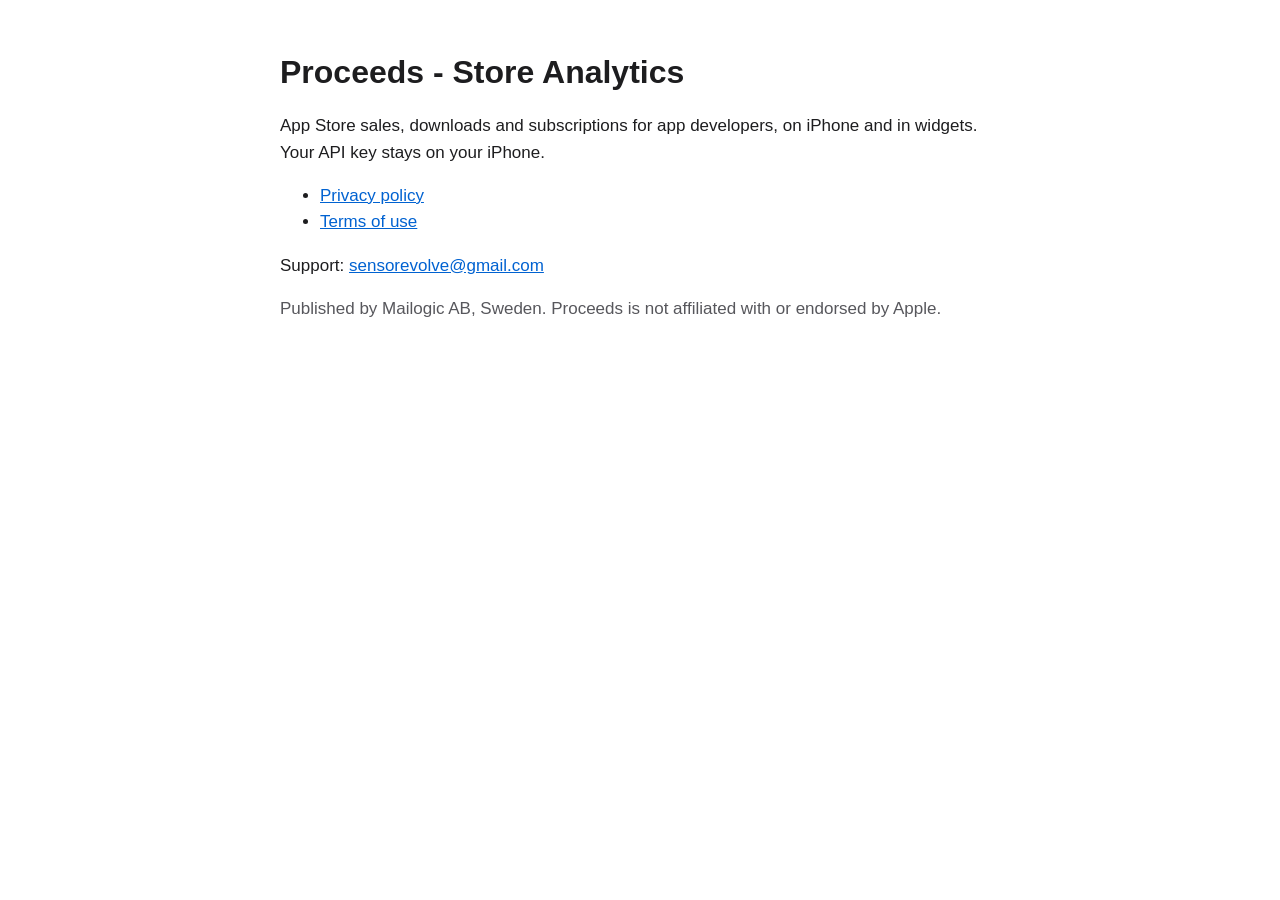
<file: index.html>
<!doctype html>
<html lang="en"><head><meta charset="utf-8"><meta name="viewport" content="width=device-width, initial-scale=1">
<title>Proceeds - Store Analytics</title><link rel="stylesheet" href="style.css"></head>
<body>
<h1>Proceeds - Store Analytics</h1>
<p>App Store sales, downloads and subscriptions for app developers, on iPhone and in widgets. Your API key stays on your iPhone.</p>
<ul>
<li><a href="privacy/">Privacy policy</a></li>
<li><a href="terms/">Terms of use</a></li>
</ul>
<p>Support: <a href="mailto:sensorevolve@gmail.com">sensorevolve@gmail.com</a></p>
<p class="muted">Published by Mailogic AB, Sweden. Proceeds is not affiliated with or endorsed by Apple.</p>
</body></html>
</file>
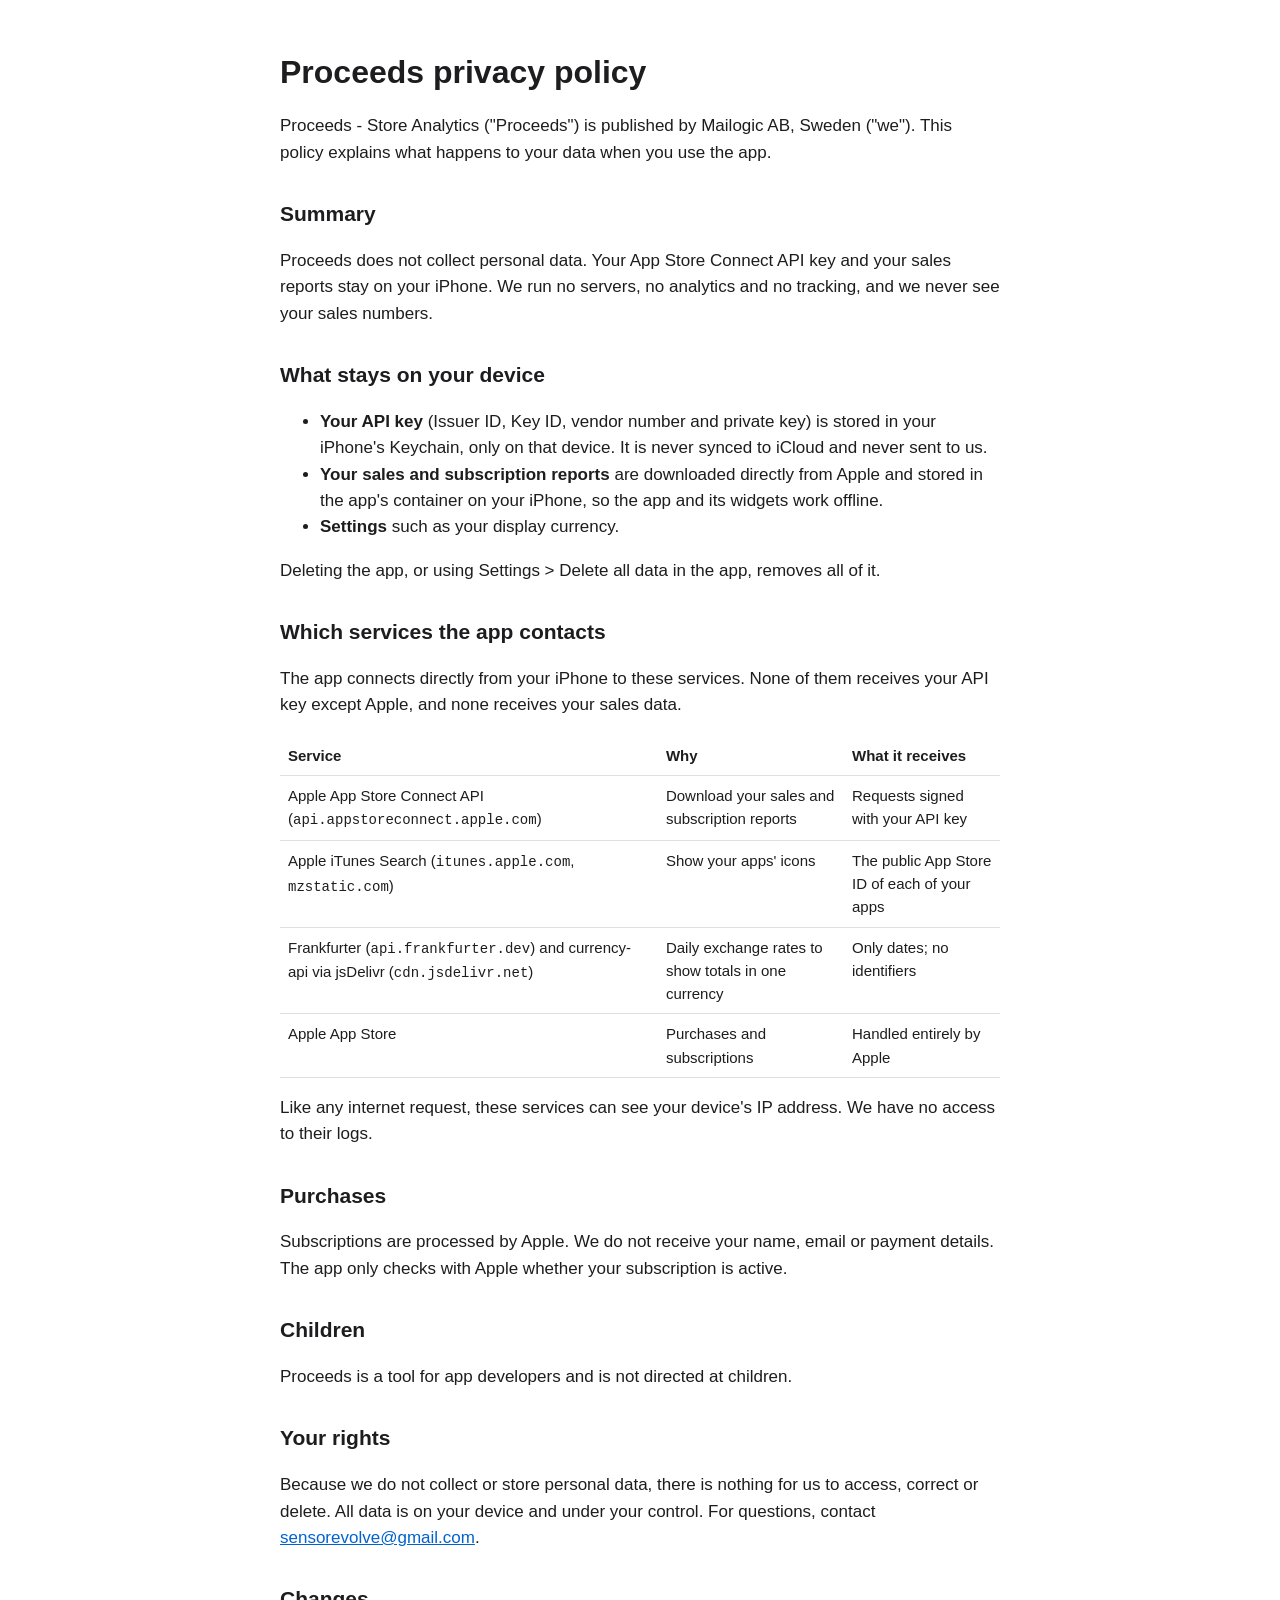
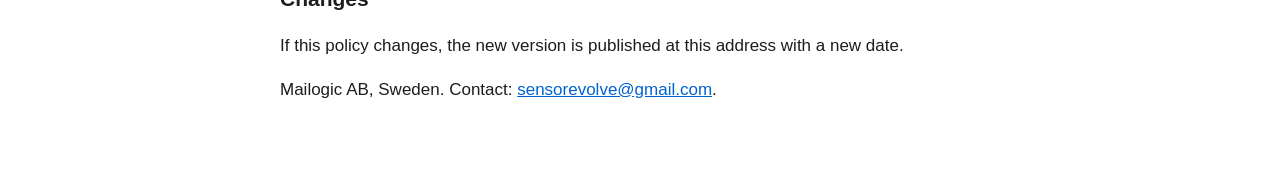
<file: privacy/index.html>
<!DOCTYPE html>
<html xmlns="http://www.w3.org/1999/xhtml">
<head>
  <meta charset="utf-8" />
  <meta name="generator" content="pandoc 3.14" />
  <meta name="viewport" content="width=device-width, initial-scale=1.0, user-scalable=yes" />
  <title>Proceeds privacy policy</title>
  <style>
    /* Default styles provided by pandoc.
    ** See https://pandoc.org/MANUAL.html#variables-for-html for config info.
    */
    span.smallcaps{font-variant: small-caps;}
    em, em em em, em em em em em {
      font-style: italic;
    }
    em em, em em em em {
      font-style: normal;
    }
    div.columns{display: flex; gap: 1.5em;}
    div.column{flex: auto;}
    @media screen {
    div.columns{gap: min(4vw, 1.5em);}
    div.column{overflow-x: auto;}
    }
    div.hanging-indent{margin-left: 1.5em; text-indent: -1.5em;}
    /* The extra [class] is a hack that increases specificity enough to
       override a similar rule in reveal.js */
    ul.task-list[class]{list-style: none;}
    ul.task-list li input[type="checkbox"] {
      font-size: inherit;
      width: 0.8em;
      margin: 0 0.8em 0.2em -1.6em;
      vertical-align: middle;
    }
    @media print {
      html {
        color-scheme: light only;
      }
      html, body, pre, code {
        background-color: transparent;
      }
      body, a, a:visited, blockquote {
        color: black;
      }
      pre, code {
        padding: 0;
      }
      p, h2, h3 {
        orphans: 3;
        widows: 3;
      }
      h2, h3, h4 {
        page-break-after: avoid;
      }
    }  </style>
  <link rel="stylesheet" href="../style.css" />
</head>
<body>
<header id="title-block-header">
<h1 class="title">Proceeds privacy policy</h1>
</header>
<p>Proceeds - Store Analytics ("Proceeds") is published by Mailogic AB,
Sweden ("we"). This policy explains what happens to your data when you
use the app.</p>
<h2 id="summary">Summary</h2>
<p>Proceeds does not collect personal data. Your App Store Connect API
key and your sales reports stay on your iPhone. We run no servers, no
analytics and no tracking, and we never see your sales numbers.</p>
<h2 id="what-stays-on-your-device">What stays on your device</h2>
<ul>
<li><strong>Your API key</strong> (Issuer ID, Key ID, vendor number and
private key) is stored in your iPhone's Keychain, only on that device.
It is never synced to iCloud and never sent to us.</li>
<li><strong>Your sales and subscription reports</strong> are downloaded
directly from Apple and stored in the app's container on your iPhone, so
the app and its widgets work offline.</li>
<li><strong>Settings</strong> such as your display currency.</li>
</ul>
<p>Deleting the app, or using Settings &gt; Delete all data in the app,
removes all of it.</p>
<h2 id="which-services-the-app-contacts">Which services the app
contacts</h2>
<p>The app connects directly from your iPhone to these services. None of
them receives your API key except Apple, and none receives your sales
data.</p>
<table>
<thead>
<tr>
<th>Service</th>
<th>Why</th>
<th>What it receives</th>
</tr>
</thead>
<tbody>
<tr>
<td>Apple App Store Connect API
(<code>api.appstoreconnect.apple.com</code>)</td>
<td>Download your sales and subscription reports</td>
<td>Requests signed with your API key</td>
</tr>
<tr>
<td>Apple iTunes Search (<code>itunes.apple.com</code>,
<code>mzstatic.com</code>)</td>
<td>Show your apps' icons</td>
<td>The public App Store ID of each of your apps</td>
</tr>
<tr>
<td>Frankfurter (<code>api.frankfurter.dev</code>) and currency-api via
jsDelivr (<code>cdn.jsdelivr.net</code>)</td>
<td>Daily exchange rates to show totals in one currency</td>
<td>Only dates; no identifiers</td>
</tr>
<tr>
<td>Apple App Store</td>
<td>Purchases and subscriptions</td>
<td>Handled entirely by Apple</td>
</tr>
</tbody>
</table>
<p>Like any internet request, these services can see your device's IP
address. We have no access to their logs.</p>
<h2 id="purchases">Purchases</h2>
<p>Subscriptions are processed by Apple. We do not receive your name,
email or payment details. The app only checks with Apple whether your
subscription is active.</p>
<h2 id="children">Children</h2>
<p>Proceeds is a tool for app developers and is not directed at
children.</p>
<h2 id="your-rights">Your rights</h2>
<p>Because we do not collect or store personal data, there is nothing
for us to access, correct or delete. All data is on your device and
under your control. For questions, contact <a
href="mailto:sensorevolve@gmail.com">sensorevolve@gmail.com</a>.</p>
<h2 id="changes">Changes</h2>
<p>If this policy changes, the new version is published at this address
with a new date.</p>
<p>Mailogic AB, Sweden. Contact: <a
href="mailto:sensorevolve@gmail.com">sensorevolve@gmail.com</a>.</p>
</body>
</html>
</file>
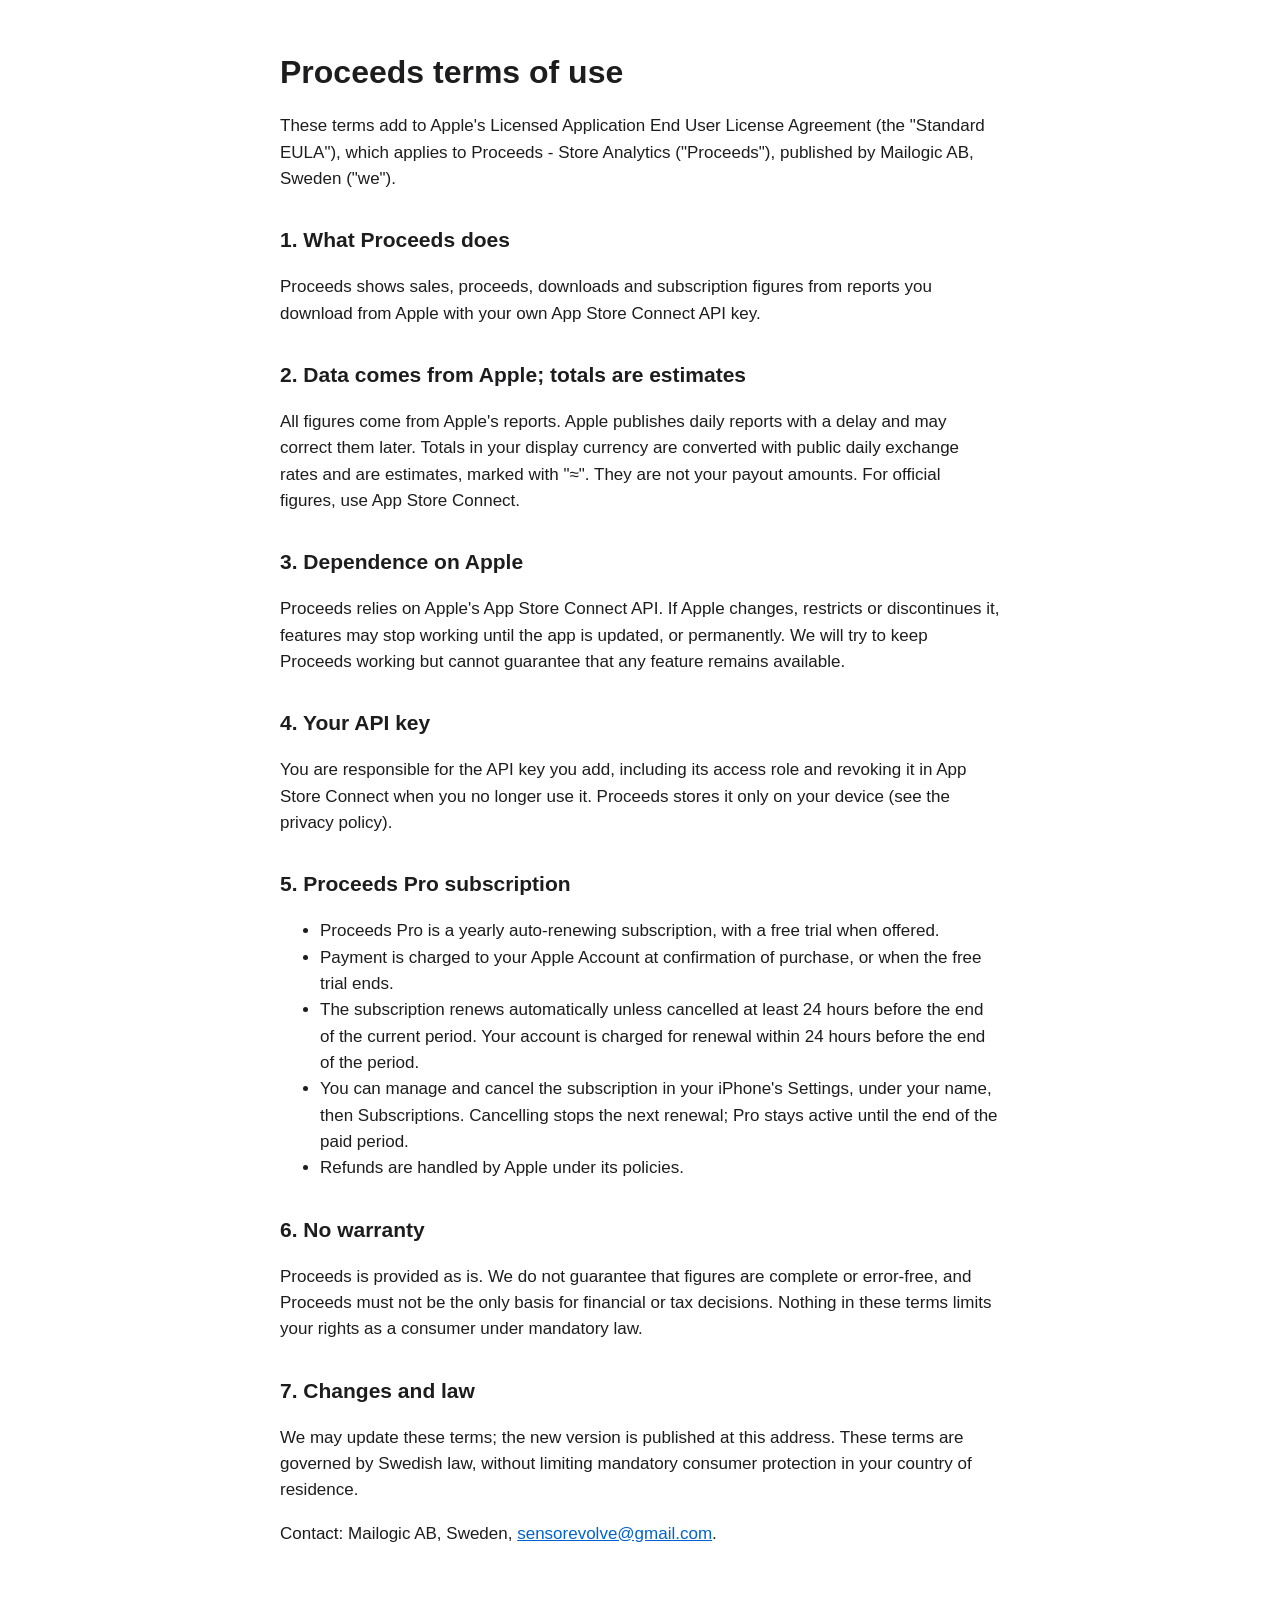
<file: terms/index.html>
<!DOCTYPE html>
<html xmlns="http://www.w3.org/1999/xhtml">
<head>
  <meta charset="utf-8" />
  <meta name="generator" content="pandoc 3.14" />
  <meta name="viewport" content="width=device-width, initial-scale=1.0, user-scalable=yes" />
  <title>Proceeds terms of use</title>
  <style>
    /* Default styles provided by pandoc.
    ** See https://pandoc.org/MANUAL.html#variables-for-html for config info.
    */
    span.smallcaps{font-variant: small-caps;}
    em, em em em, em em em em em {
      font-style: italic;
    }
    em em, em em em em {
      font-style: normal;
    }
    div.columns{display: flex; gap: 1.5em;}
    div.column{flex: auto;}
    @media screen {
    div.columns{gap: min(4vw, 1.5em);}
    div.column{overflow-x: auto;}
    }
    div.hanging-indent{margin-left: 1.5em; text-indent: -1.5em;}
    /* The extra [class] is a hack that increases specificity enough to
       override a similar rule in reveal.js */
    ul.task-list[class]{list-style: none;}
    ul.task-list li input[type="checkbox"] {
      font-size: inherit;
      width: 0.8em;
      margin: 0 0.8em 0.2em -1.6em;
      vertical-align: middle;
    }
    @media print {
      html {
        color-scheme: light only;
      }
      html, body, pre, code {
        background-color: transparent;
      }
      body, a, a:visited, blockquote {
        color: black;
      }
      pre, code {
        padding: 0;
      }
      p, h2, h3 {
        orphans: 3;
        widows: 3;
      }
      h2, h3, h4 {
        page-break-after: avoid;
      }
    }  </style>
  <link rel="stylesheet" href="../style.css" />
</head>
<body>
<header id="title-block-header">
<h1 class="title">Proceeds terms of use</h1>
</header>
<p>These terms add to Apple's Licensed Application End User License
Agreement (the "Standard EULA"), which applies to Proceeds - Store
Analytics ("Proceeds"), published by Mailogic AB, Sweden ("we").</p>
<h2 id="1-what-proceeds-does">1. What Proceeds does</h2>
<p>Proceeds shows sales, proceeds, downloads and subscription figures
from reports you download from Apple with your own App Store Connect API
key.</p>
<h2 id="2-data-comes-from-apple-totals-are-estimates">2. Data comes from
Apple; totals are estimates</h2>
<p>All figures come from Apple's reports. Apple publishes daily reports
with a delay and may correct them later. Totals in your display currency
are converted with public daily exchange rates and are estimates, marked
with "≈". They are not your payout amounts. For official figures, use
App Store Connect.</p>
<h2 id="3-dependence-on-apple">3. Dependence on Apple</h2>
<p>Proceeds relies on Apple's App Store Connect API. If Apple changes,
restricts or discontinues it, features may stop working until the app is
updated, or permanently. We will try to keep Proceeds working but cannot
guarantee that any feature remains available.</p>
<h2 id="4-your-api-key">4. Your API key</h2>
<p>You are responsible for the API key you add, including its access
role and revoking it in App Store Connect when you no longer use it.
Proceeds stores it only on your device (see the privacy policy).</p>
<h2 id="5-proceeds-pro-subscription">5. Proceeds Pro subscription</h2>
<ul>
<li>Proceeds Pro is a yearly auto-renewing subscription, with a free
trial when offered.</li>
<li>Payment is charged to your Apple Account at confirmation of
purchase, or when the free trial ends.</li>
<li>The subscription renews automatically unless cancelled at least 24
hours before the end of the current period. Your account is charged for
renewal within 24 hours before the end of the period.</li>
<li>You can manage and cancel the subscription in your iPhone's
Settings, under your name, then Subscriptions. Cancelling stops the next
renewal; Pro stays active until the end of the paid period.</li>
<li>Refunds are handled by Apple under its policies.</li>
</ul>
<h2 id="6-no-warranty">6. No warranty</h2>
<p>Proceeds is provided as is. We do not guarantee that figures are
complete or error-free, and Proceeds must not be the only basis for
financial or tax decisions. Nothing in these terms limits your rights as
a consumer under mandatory law.</p>
<h2 id="7-changes-and-law">7. Changes and law</h2>
<p>We may update these terms; the new version is published at this
address. These terms are governed by Swedish law, without limiting
mandatory consumer protection in your country of residence.</p>
<p>Contact: Mailogic AB, Sweden, <a
href="mailto:sensorevolve@gmail.com">sensorevolve@gmail.com</a>.</p>
</body>
</html>
</file>
<file: style.css>
:root { color-scheme: light dark; --fg: #1d1d1f; --muted: #57575c; --bg: #ffffff; --link: #0062d1; }
@media (prefers-color-scheme: dark) { :root { --fg: #f5f5f7; --muted: #a1a1a6; --bg: #000000; --link: #3d8ef5; } }
body { font: 17px/1.55 -apple-system, BlinkMacSystemFont, "Helvetica Neue", sans-serif; color: var(--fg); background: var(--bg);
       max-width: 720px; margin: 0 auto; padding: 32px 16px 64px; }
a { color: var(--link); }
h1 { font-size: 32px; line-height: 1.2; } h2 { font-size: 21px; margin-top: 32px; }
table { border-collapse: collapse; width: 100%; font-size: 15px; } th, td { text-align: left; padding: 8px; border-bottom: 1px solid #8884; vertical-align: top; }
code { font-size: 14px; } .muted { color: var(--muted); }
</file>
